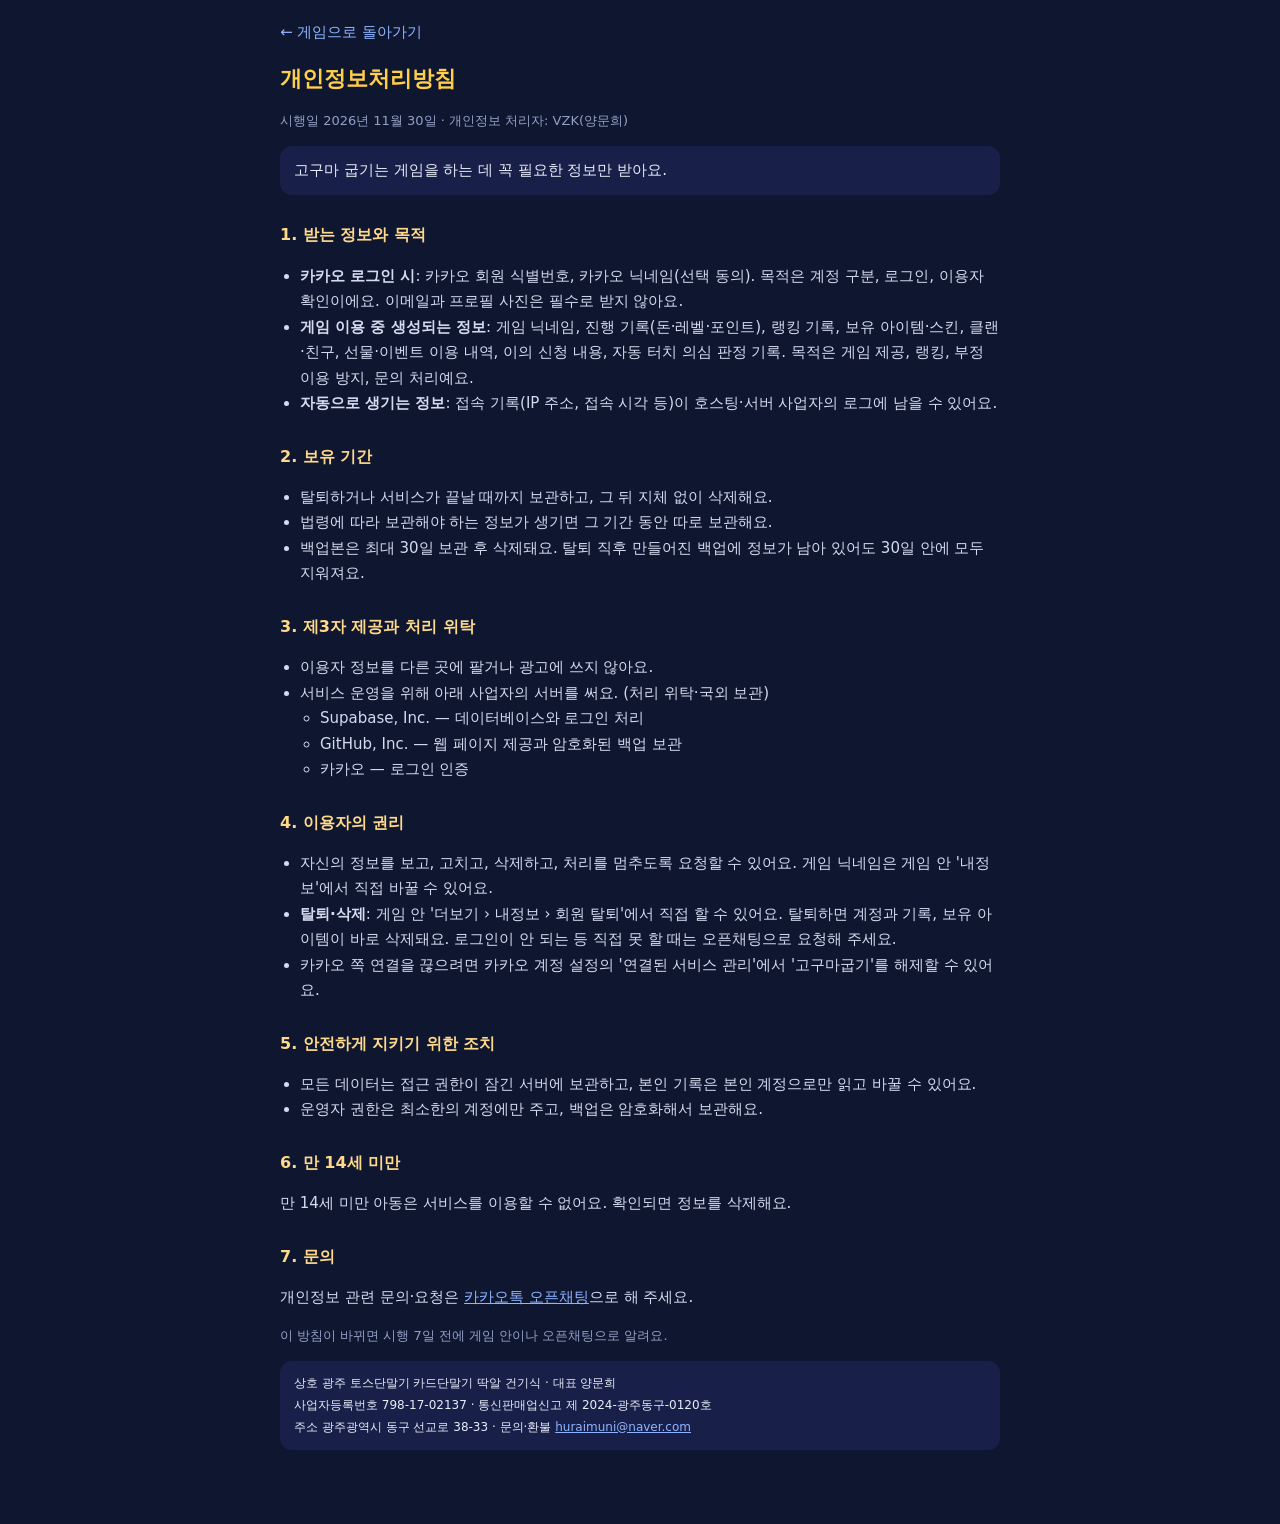
<file: privacy.html>
<!doctype html><html lang="ko"><head><meta charset="utf-8"><meta name="viewport" content="width=device-width,initial-scale=1"><title>개인정보처리방침 · 고구마 굽기</title><style>
:root{color-scheme:dark}
body{margin:0;background:#0f1630;color:#e8ecf7;font:15px/1.7 "Noto Sans KR",system-ui,sans-serif}
main{max-width:720px;margin:0 auto;padding:20px 16px 60px}
h1{font-size:22px;margin:8px 0 4px;color:#ffcf4a}h2{font-size:16px;margin:26px 0 6px;color:#ffd98a}
p,li{color:#d5dbee}ul,ol{padding-left:20px}a{color:#8fb4ff}.meta{color:#93a0c4;font-size:13px}
.back{display:inline-block;margin-bottom:6px;color:#8fb4ff;text-decoration:none}
.box{background:#18204a;border-radius:12px;padding:12px 14px;margin:14px 0}
</style></head><body><main><a class="back" href="./">← 게임으로 돌아가기</a>
<h1>개인정보처리방침</h1><p class="meta">시행일 2026년 11월 30일 · 개인정보 처리자: VZK(양문희)</p>
<div class="box">고구마 굽기는 게임을 하는 데 꼭 필요한 정보만 받아요.</div>
<h2>1. 받는 정보와 목적</h2>
<ul><li><b>카카오 로그인 시</b>: 카카오 회원 식별번호, 카카오 닉네임(선택 동의). 목적은 계정 구분, 로그인, 이용자 확인이에요. 이메일과 프로필 사진은 필수로 받지 않아요.</li>
<li><b>게임 이용 중 생성되는 정보</b>: 게임 닉네임, 진행 기록(돈·레벨·포인트), 랭킹 기록, 보유 아이템·스킨, 클랜·친구, 선물·이벤트 이용 내역, 이의 신청 내용, 자동 터치 의심 판정 기록. 목적은 게임 제공, 랭킹, 부정 이용 방지, 문의 처리예요.</li>
<li><b>자동으로 생기는 정보</b>: 접속 기록(IP 주소, 접속 시각 등)이 호스팅·서버 사업자의 로그에 남을 수 있어요.</li></ul>
<h2>2. 보유 기간</h2>
<ul><li>탈퇴하거나 서비스가 끝날 때까지 보관하고, 그 뒤 지체 없이 삭제해요.</li>
<li>법령에 따라 보관해야 하는 정보가 생기면 그 기간 동안 따로 보관해요.</li>
<li>백업본은 최대 30일 보관 후 삭제돼요. 탈퇴 직후 만들어진 백업에 정보가 남아 있어도 30일 안에 모두 지워져요.</li></ul>
<h2>3. 제3자 제공과 처리 위탁</h2>
<ul><li>이용자 정보를 다른 곳에 팔거나 광고에 쓰지 않아요.</li>
<li>서비스 운영을 위해 아래 사업자의 서버를 써요. (처리 위탁·국외 보관)
<ul><li>Supabase, Inc. — 데이터베이스와 로그인 처리</li><li>GitHub, Inc. — 웹 페이지 제공과 암호화된 백업 보관</li><li>카카오 — 로그인 인증</li></ul></li></ul>
<h2>4. 이용자의 권리</h2>
<ul><li>자신의 정보를 보고, 고치고, 삭제하고, 처리를 멈추도록 요청할 수 있어요. 게임 닉네임은 게임 안 '내정보'에서 직접 바꿀 수 있어요.</li>
<li><b>탈퇴·삭제</b>: 게임 안 '더보기 › 내정보 › 회원 탈퇴'에서 직접 할 수 있어요. 탈퇴하면 계정과 기록, 보유 아이템이 바로 삭제돼요. 로그인이 안 되는 등 직접 못 할 때는 오픈채팅으로 요청해 주세요.</li>
<li>카카오 쪽 연결을 끊으려면 카카오 계정 설정의 '연결된 서비스 관리'에서 '고구마굽기'를 해제할 수 있어요.</li></ul>
<h2>5. 안전하게 지키기 위한 조치</h2>
<ul><li>모든 데이터는 접근 권한이 잠긴 서버에 보관하고, 본인 기록은 본인 계정으로만 읽고 바꿀 수 있어요.</li>
<li>운영자 권한은 최소한의 계정에만 주고, 백업은 암호화해서 보관해요.</li></ul>
<h2>6. 만 14세 미만</h2>
<p>만 14세 미만 아동은 서비스를 이용할 수 없어요. 확인되면 정보를 삭제해요.</p>
<h2>7. 문의</h2>
<p>개인정보 관련 문의·요청은 <a href="https://open.kakao.com/o/p80tC5Vi" target="_blank" rel="noopener">카카오톡 오픈채팅</a>으로 해 주세요.</p>
<p class="meta">이 방침이 바뀌면 시행 7일 전에 게임 안이나 오픈채팅으로 알려요.</p>
<div class="box" style="font-size:12px;line-height:1.8">상호 광주 토스단말기 카드단말기 딱알 건기식 · 대표 양문희<br>사업자등록번호 798-17-02137 · 통신판매업신고 제 2024-광주동구-0120호<br>주소 광주광역시 동구 선교로 38-33 · 문의·환불 <a href="mailto:huraimuni@naver.com">huraimuni@naver.com</a></div></main></body></html>
</file>
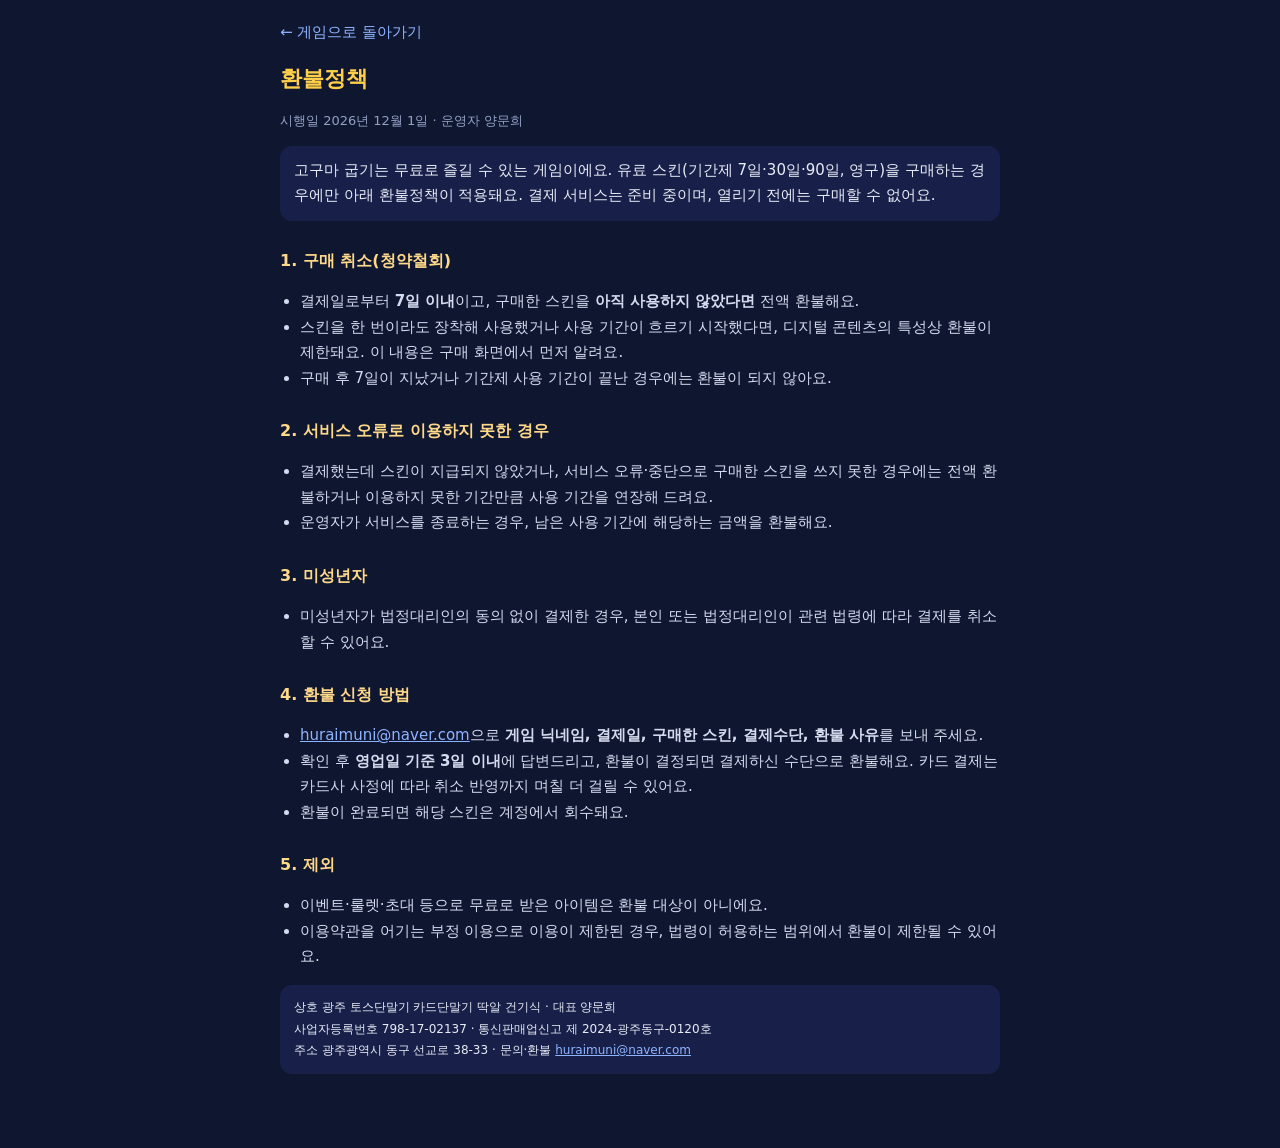
<file: refund.html>
<!doctype html><html lang="ko"><head><meta charset="utf-8"><meta name="viewport" content="width=device-width,initial-scale=1"><title>환불정책 · 고구마 굽기</title><style>
:root{color-scheme:dark}
body{margin:0;background:#0f1630;color:#e8ecf7;font:15px/1.7 "Noto Sans KR",system-ui,sans-serif}
main{max-width:720px;margin:0 auto;padding:20px 16px 60px}
h1{font-size:22px;margin:8px 0 4px;color:#ffcf4a}h2{font-size:16px;margin:26px 0 6px;color:#ffd98a}
p,li{color:#d5dbee}ul,ol{padding-left:20px}a{color:#8fb4ff}.meta{color:#93a0c4;font-size:13px}
.back{display:inline-block;margin-bottom:6px;color:#8fb4ff;text-decoration:none}
.box{background:#18204a;border-radius:12px;padding:12px 14px;margin:14px 0}
</style></head><body><main><a class="back" href="./">← 게임으로 돌아가기</a>
<h1>환불정책</h1><p class="meta">시행일 2026년 12월 1일 · 운영자 양문희</p>
<div class="box">고구마 굽기는 무료로 즐길 수 있는 게임이에요. 유료 스킨(기간제 7일·30일·90일, 영구)을 구매하는 경우에만 아래 환불정책이 적용돼요. 결제 서비스는 준비 중이며, 열리기 전에는 구매할 수 없어요.</div>
<h2>1. 구매 취소(청약철회)</h2>
<ul><li>결제일로부터 <b>7일 이내</b>이고, 구매한 스킨을 <b>아직 사용하지 않았다면</b> 전액 환불해요.</li>
<li>스킨을 한 번이라도 장착해 사용했거나 사용 기간이 흐르기 시작했다면, 디지털 콘텐츠의 특성상 환불이 제한돼요. 이 내용은 구매 화면에서 먼저 알려요.</li>
<li>구매 후 7일이 지났거나 기간제 사용 기간이 끝난 경우에는 환불이 되지 않아요.</li></ul>
<h2>2. 서비스 오류로 이용하지 못한 경우</h2>
<ul><li>결제했는데 스킨이 지급되지 않았거나, 서비스 오류·중단으로 구매한 스킨을 쓰지 못한 경우에는 전액 환불하거나 이용하지 못한 기간만큼 사용 기간을 연장해 드려요.</li>
<li>운영자가 서비스를 종료하는 경우, 남은 사용 기간에 해당하는 금액을 환불해요.</li></ul>
<h2>3. 미성년자</h2>
<ul><li>미성년자가 법정대리인의 동의 없이 결제한 경우, 본인 또는 법정대리인이 관련 법령에 따라 결제를 취소할 수 있어요.</li></ul>
<h2>4. 환불 신청 방법</h2>
<ul><li><a href="mailto:huraimuni@naver.com">huraimuni@naver.com</a>으로 <b>게임 닉네임, 결제일, 구매한 스킨, 결제수단, 환불 사유</b>를 보내 주세요.</li>
<li>확인 후 <b>영업일 기준 3일 이내</b>에 답변드리고, 환불이 결정되면 결제하신 수단으로 환불해요. 카드 결제는 카드사 사정에 따라 취소 반영까지 며칠 더 걸릴 수 있어요.</li>
<li>환불이 완료되면 해당 스킨은 계정에서 회수돼요.</li></ul>
<h2>5. 제외</h2>
<ul><li>이벤트·룰렛·초대 등으로 무료로 받은 아이템은 환불 대상이 아니에요.</li>
<li>이용약관을 어기는 부정 이용으로 이용이 제한된 경우, 법령이 허용하는 범위에서 환불이 제한될 수 있어요.</li></ul>
<div class="box" style="font-size:12px;line-height:1.8">상호 광주 토스단말기 카드단말기 딱알 건기식 · 대표 양문희<br>사업자등록번호 798-17-02137 · 통신판매업신고 제 2024-광주동구-0120호<br>주소 광주광역시 동구 선교로 38-33 · 문의·환불 <a href="mailto:huraimuni@naver.com">huraimuni@naver.com</a></div></main></body></html>
</file>
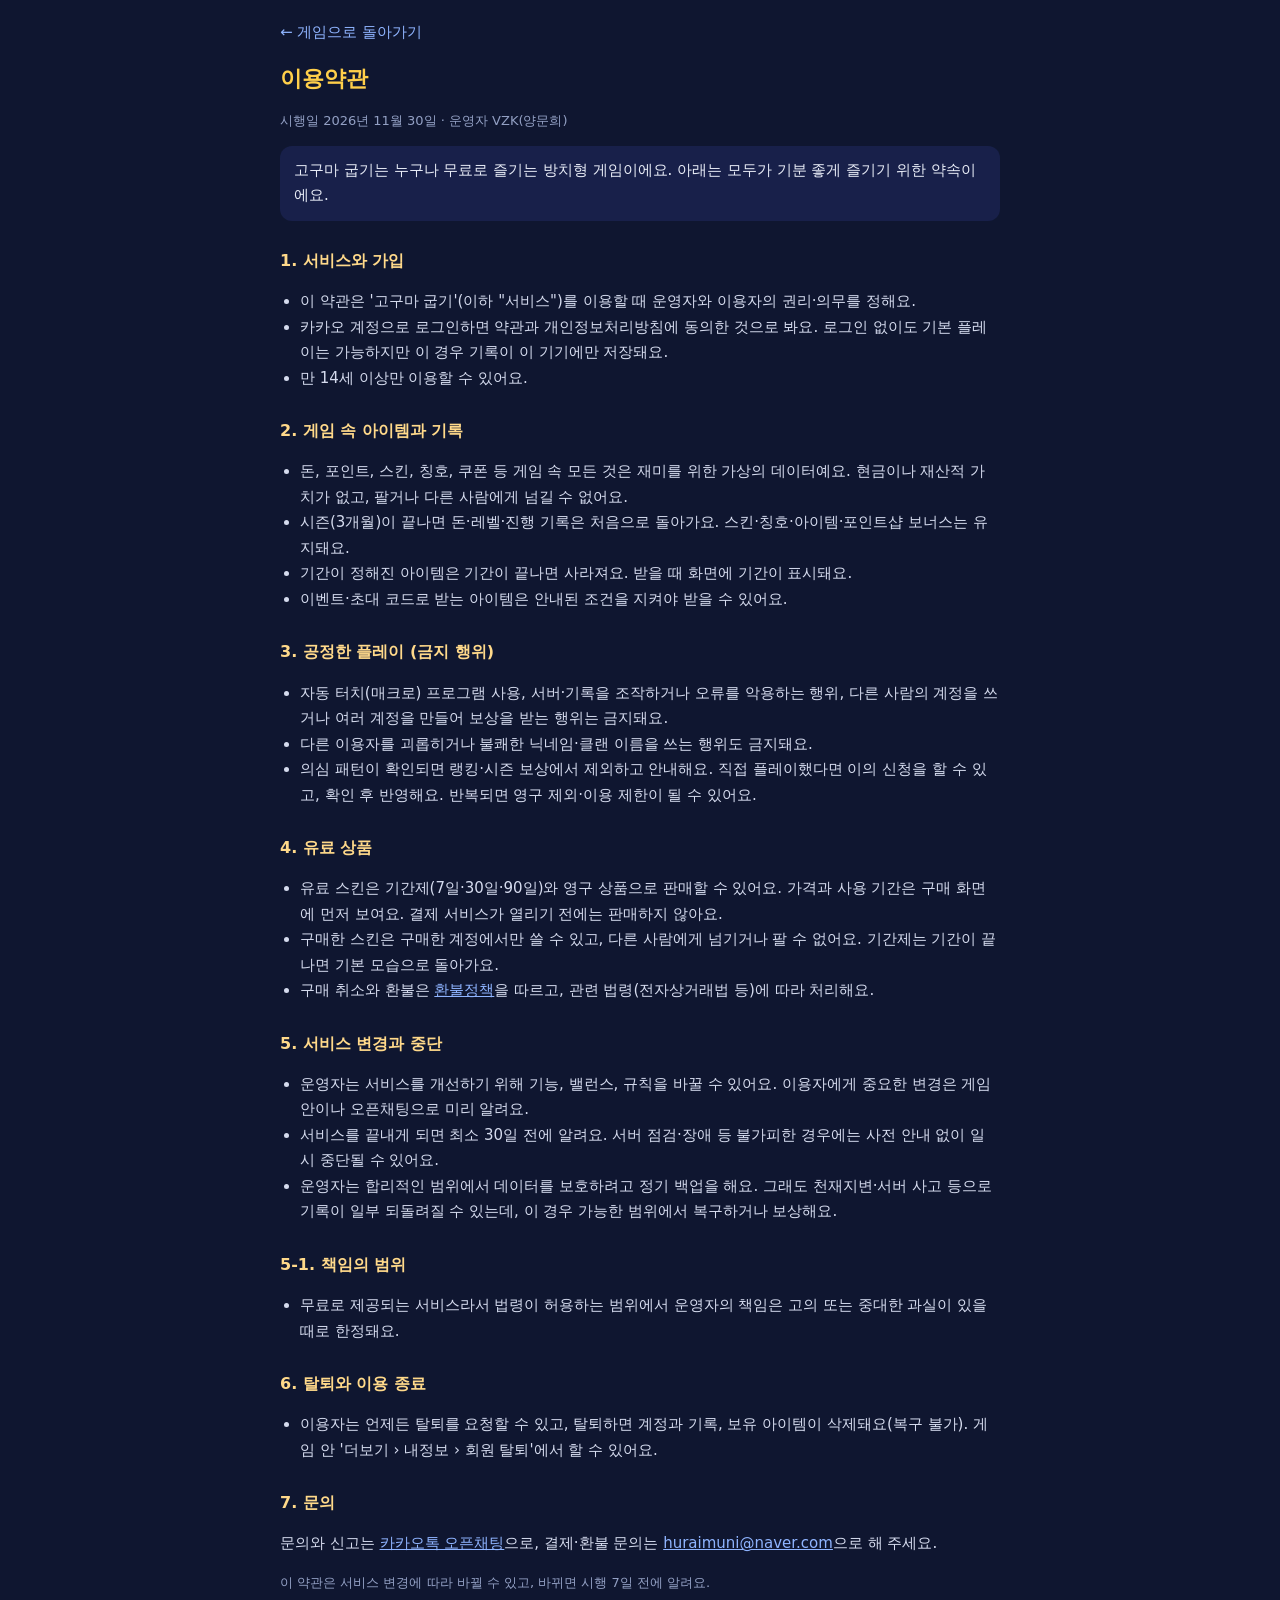
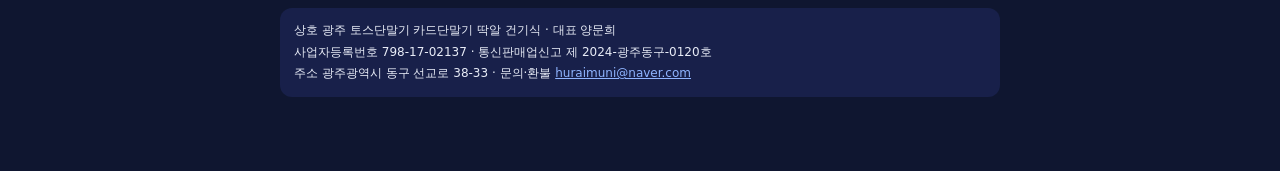
<file: terms.html>
<!doctype html><html lang="ko"><head><meta charset="utf-8"><meta name="viewport" content="width=device-width,initial-scale=1"><title>이용약관 · 고구마 굽기</title><style>
:root{color-scheme:dark}
body{margin:0;background:#0f1630;color:#e8ecf7;font:15px/1.7 "Noto Sans KR",system-ui,sans-serif}
main{max-width:720px;margin:0 auto;padding:20px 16px 60px}
h1{font-size:22px;margin:8px 0 4px;color:#ffcf4a}h2{font-size:16px;margin:26px 0 6px;color:#ffd98a}
p,li{color:#d5dbee}ul,ol{padding-left:20px}a{color:#8fb4ff}.meta{color:#93a0c4;font-size:13px}
.back{display:inline-block;margin-bottom:6px;color:#8fb4ff;text-decoration:none}
.box{background:#18204a;border-radius:12px;padding:12px 14px;margin:14px 0}
</style></head><body><main><a class="back" href="./">← 게임으로 돌아가기</a>
<h1>이용약관</h1><p class="meta">시행일 2026년 11월 30일 · 운영자 VZK(양문희)</p>
<div class="box">고구마 굽기는 누구나 무료로 즐기는 방치형 게임이에요. 아래는 모두가 기분 좋게 즐기기 위한 약속이에요.</div>
<h2>1. 서비스와 가입</h2>
<ul><li>이 약관은 '고구마 굽기'(이하 "서비스")를 이용할 때 운영자와 이용자의 권리·의무를 정해요.</li>
<li>카카오 계정으로 로그인하면 약관과 개인정보처리방침에 동의한 것으로 봐요. 로그인 없이도 기본 플레이는 가능하지만 이 경우 기록이 이 기기에만 저장돼요.</li>
<li>만 14세 이상만 이용할 수 있어요.</li></ul>
<h2>2. 게임 속 아이템과 기록</h2>
<ul><li>돈, 포인트, 스킨, 칭호, 쿠폰 등 게임 속 모든 것은 재미를 위한 가상의 데이터예요. 현금이나 재산적 가치가 없고, 팔거나 다른 사람에게 넘길 수 없어요.</li>
<li>시즌(3개월)이 끝나면 돈·레벨·진행 기록은 처음으로 돌아가요. 스킨·칭호·아이템·포인트샵 보너스는 유지돼요.</li>
<li>기간이 정해진 아이템은 기간이 끝나면 사라져요. 받을 때 화면에 기간이 표시돼요.</li>
<li>이벤트·초대 코드로 받는 아이템은 안내된 조건을 지켜야 받을 수 있어요.</li></ul>
<h2>3. 공정한 플레이 (금지 행위)</h2>
<ul><li>자동 터치(매크로) 프로그램 사용, 서버·기록을 조작하거나 오류를 악용하는 행위, 다른 사람의 계정을 쓰거나 여러 계정을 만들어 보상을 받는 행위는 금지돼요.</li>
<li>다른 이용자를 괴롭히거나 불쾌한 닉네임·클랜 이름을 쓰는 행위도 금지돼요.</li>
<li>의심 패턴이 확인되면 랭킹·시즌 보상에서 제외하고 안내해요. 직접 플레이했다면 이의 신청을 할 수 있고, 확인 후 반영해요. 반복되면 영구 제외·이용 제한이 될 수 있어요.</li></ul>
<h2>4. 유료 상품</h2>
<ul><li>유료 스킨은 기간제(7일·30일·90일)와 영구 상품으로 판매할 수 있어요. 가격과 사용 기간은 구매 화면에 먼저 보여요. 결제 서비스가 열리기 전에는 판매하지 않아요.</li>
<li>구매한 스킨은 구매한 계정에서만 쓸 수 있고, 다른 사람에게 넘기거나 팔 수 없어요. 기간제는 기간이 끝나면 기본 모습으로 돌아가요.</li>
<li>구매 취소와 환불은 <a href="refund.html">환불정책</a>을 따르고, 관련 법령(전자상거래법 등)에 따라 처리해요.</li></ul>
<h2>5. 서비스 변경과 중단</h2>
<ul><li>운영자는 서비스를 개선하기 위해 기능, 밸런스, 규칙을 바꿀 수 있어요. 이용자에게 중요한 변경은 게임 안이나 오픈채팅으로 미리 알려요.</li>
<li>서비스를 끝내게 되면 최소 30일 전에 알려요. 서버 점검·장애 등 불가피한 경우에는 사전 안내 없이 일시 중단될 수 있어요.</li>
<li>운영자는 합리적인 범위에서 데이터를 보호하려고 정기 백업을 해요. 그래도 천재지변·서버 사고 등으로 기록이 일부 되돌려질 수 있는데, 이 경우 가능한 범위에서 복구하거나 보상해요.</li></ul>
<h2>5-1. 책임의 범위</h2>
<ul><li>무료로 제공되는 서비스라서 법령이 허용하는 범위에서 운영자의 책임은 고의 또는 중대한 과실이 있을 때로 한정돼요.</li></ul>
<h2>6. 탈퇴와 이용 종료</h2>
<ul><li>이용자는 언제든 탈퇴를 요청할 수 있고, 탈퇴하면 계정과 기록, 보유 아이템이 삭제돼요(복구 불가). 게임 안 '더보기 › 내정보 › 회원 탈퇴'에서 할 수 있어요.</li></ul>
<h2>7. 문의</h2>
<p>문의와 신고는 <a href="https://open.kakao.com/o/p80tC5Vi" target="_blank" rel="noopener">카카오톡 오픈채팅</a>으로, 결제·환불 문의는 <a href="mailto:huraimuni@naver.com">huraimuni@naver.com</a>으로 해 주세요.</p>
<p class="meta">이 약관은 서비스 변경에 따라 바뀔 수 있고, 바뀌면 시행 7일 전에 알려요.</p>
<div class="box" style="font-size:12px;line-height:1.8">상호 광주 토스단말기 카드단말기 딱알 건기식 · 대표 양문희<br>사업자등록번호 798-17-02137 · 통신판매업신고 제 2024-광주동구-0120호<br>주소 광주광역시 동구 선교로 38-33 · 문의·환불 <a href="mailto:huraimuni@naver.com">huraimuni@naver.com</a></div></main></body></html>
</file>
